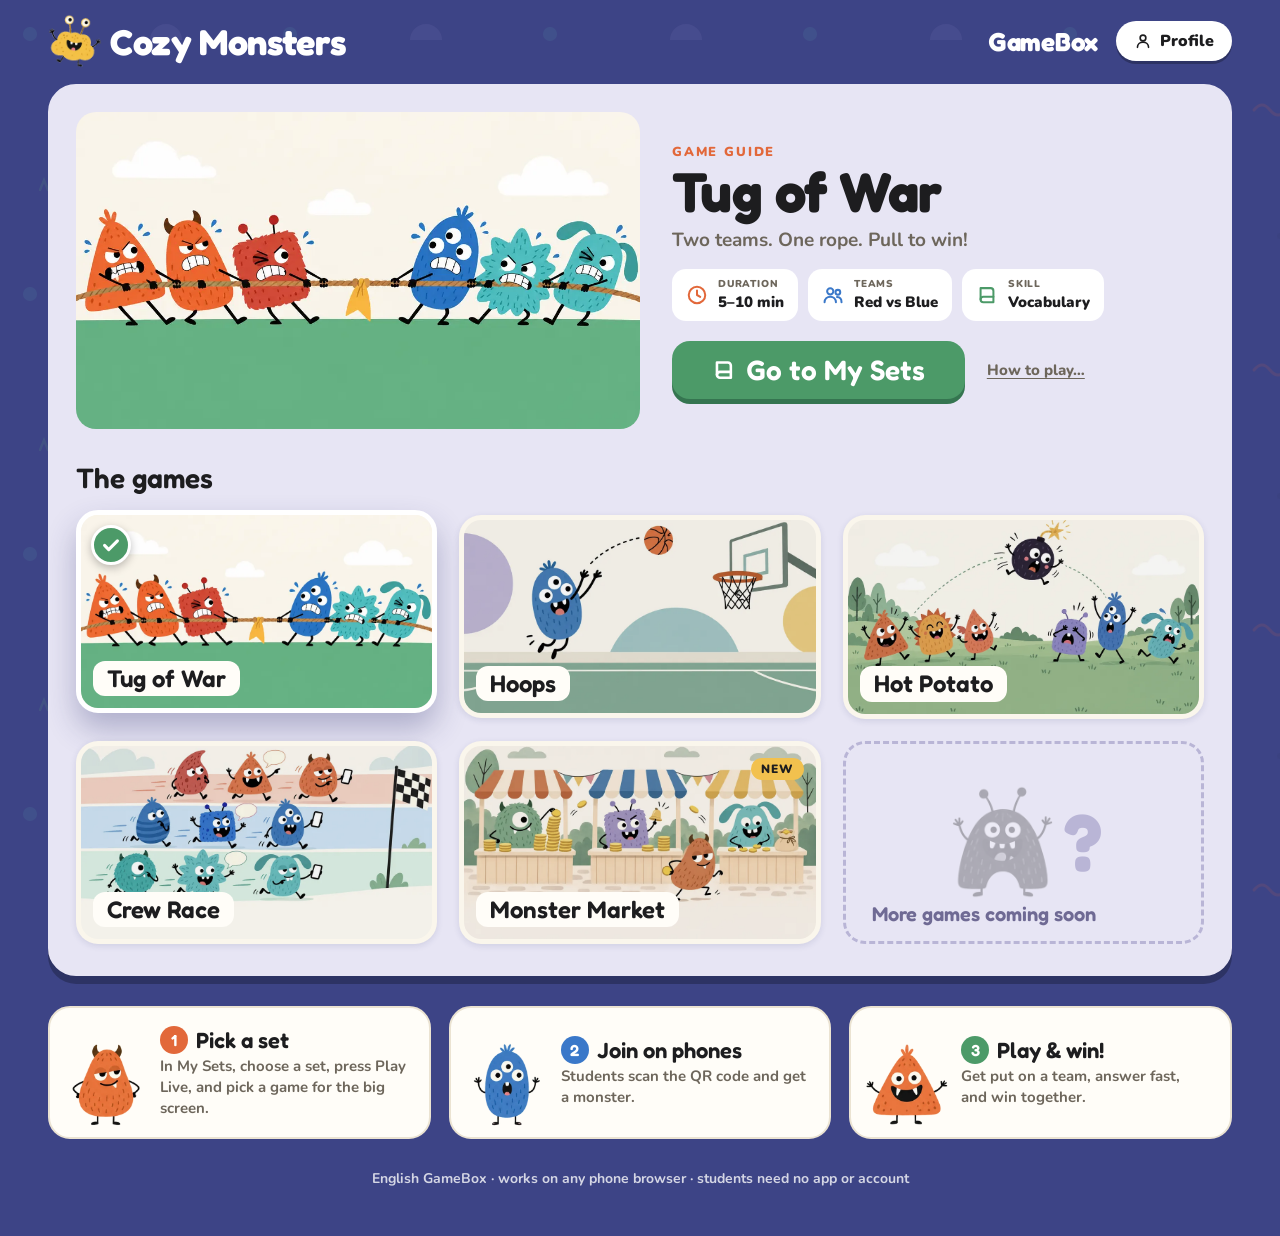
<file: index.html>
<!doctype html>
<html lang="en">
<head>
<meta charset="utf-8">
<meta name="viewport" content="width=device-width,initial-scale=1,maximum-scale=1,viewport-fit=cover">
<meta name="theme-color" content="#3d4486">
<title>English GameBox</title>
<link rel="icon" href="favicon.ico?v=1" sizes="16x16 32x32 48x48">
<link rel="apple-touch-icon" href="img/apple-touch-icon.png?v=1">
<link rel="preconnect" href="https://fonts.googleapis.com">
<link rel="preconnect" href="https://fonts.gstatic.com" crossorigin>
<link href="https://fonts.googleapis.com/css2?family=Fredoka:wght@500;600;700&family=Nunito:wght@600;700;800;900&display=swap" rel="stylesheet">
<style>
:root{
  --cream:#faf6ec; --paper:#fffdf8; --line:#ebe3d2; --line-d:#d9cfba; --ink:#1d1d1f; --sub:#6d665b;
  --red:#e0533d; --blue:#3a78c9; --go:#4c9a68; --go-d:#357550; --mustard:#f2c14e; --orange:#e2683a; --teal:#5bbcbc; --lav:#9b8fd6; --pink:#e98bb0;
  --panel:#e7e5f4; --panel-d:#cfcbe8; --bg:#3d4486; --on-bg:#fff; --on-bg-sub:rgba(255,255,255,.78); --lift:rgba(0,0,0,.25);
  --display:"Fredoka","Nunito",sans-serif;
  --body:"Nunito","PingFang TC","Microsoft JhengHei","Noto Sans TC",system-ui,sans-serif;
}
*{box-sizing:border-box;-webkit-tap-highlight-color:transparent}
html{background:var(--bg)}
body{margin:0;min-height:100vh;font-family:var(--body);color:var(--ink);background:transparent}
button{font:inherit;color:inherit;border:0;cursor:pointer;background:none}
img{-webkit-user-drag:none;user-select:none}
.hidden{display:none!important}
.doodles{position:fixed;inset:0;z-index:-1;pointer-events:none;opacity:.5;
  background-image:url("data:image/svg+xml,%3Csvg xmlns='http://www.w3.org/2000/svg' width='260' height='260' viewBox='0 0 260 260'%3E%3Ccircle cx='30' cy='34' r='7' fill='%235bbcbc' fill-opacity='.22'/%3E%3Cpath d='M150 40a16 16 0 0 1 32 0z' fill='%239b8fd6' fill-opacity='.2'/%3E%3Cpath d='M214 110q8-10 16 0t16 0' fill='none' stroke='%23e2683a' stroke-opacity='.25' stroke-width='3' stroke-linecap='round'/%3E%3Ccircle cx='96' cy='126' r='4' fill='%23f2c14e' fill-opacity='.45'/%3E%3Cpath d='M40 190l4-10 4 10M50 192l3-8 3 8' fill='none' stroke='%235fae7b' stroke-opacity='.3' stroke-width='2.4' stroke-linecap='round'/%3E%3Crect x='166' y='186' width='14' height='14' rx='3' fill='%23e98bb0' fill-opacity='.22' transform='rotate(16 173 193)'/%3E%3Ccircle cx='240' cy='236' r='3' fill='%231d1d1f' fill-opacity='.08'/%3E%3C/svg%3E");}
@keyframes hop{0%,100%{transform:translateY(0) rotate(0)}30%{transform:translateY(-12px) rotate(-4deg)}60%{transform:translateY(0) rotate(3deg)}}
.gi{width:1.1em;height:1.1em;vertical-align:-.18em;flex:none} i[data-i]{font-style:normal;display:inline-flex;align-items:center}

/* top bar */
.top{display:flex;align-items:center;gap:12px;padding:14px 28px 6px;max-width:1240px;margin:0 auto}
.brand{color:var(--on-bg);font-family:var(--display);font-weight:700;font-size:36px;display:flex;align-items:center;gap:8px;letter-spacing:-.01em;white-space:nowrap}
.brand .ic{width:54px;height:54px;display:flex} .brand .ic img{width:100%;height:100%;object-fit:contain;animation:hop 3s infinite}
.top .sp{flex:1}
.top .tag{font-family:var(--display);font-weight:700;color:var(--on-bg);font-size:26px;letter-spacing:-.01em;margin-right:6px}
.kitsbtn{display:inline-flex;align-items:center;gap:8px;background:#fff;color:var(--ink);border-radius:100px;padding:9px 18px;font-weight:900;font-size:16px;text-decoration:none;box-shadow:0 3px 0 var(--lift)}
.kitsbtn:hover{background:var(--cream)} .kitsbtn .gi{width:18px;height:18px}

.main{max-width:1240px;margin:0 auto;padding:10px 28px 48px;display:flex;flex-direction:column;gap:30px}
.notice{background:#fff3cd;color:#664d03;border:2px solid #f2d888;border-radius:14px;padding:12px 16px;font-weight:800;text-align:center}

/* picker */
.picker{border-radius:28px;background:var(--panel);border:2px solid var(--panel);box-shadow:0 8px 0 var(--lift);overflow:hidden}
.hero{display:flex;align-items:center;gap:32px;padding:26px}
.hero .cover{flex:0 0 min(50%,600px);aspect-ratio:16/9;border-radius:20px;overflow:hidden;background:var(--cream)}
.hero .cover img{width:100%;height:100%;object-fit:cover;display:block}
.hero .info{flex:1;min-width:0}
.eyebrow{font-weight:900;font-size:13px;letter-spacing:.14em;text-transform:uppercase;color:var(--orange);margin-bottom:2px}
.hero h2{margin:0;font-family:var(--display);font-weight:700;font-size:56px;line-height:1;letter-spacing:-.01em}
.hero .tagline{font-size:19px;font-weight:700;color:var(--sub);margin:8px 0 16px}
.chips{display:flex;gap:10px;flex-wrap:wrap}
.chip{display:flex;align-items:center;gap:10px;background:#fff;border-radius:14px;padding:8px 14px}
.chip .i{display:flex;color:var(--orange)} .chip .i .gi{width:22px;height:22px}
.chip:nth-child(2) .i{color:var(--blue)} .chip:nth-child(3) .i{color:var(--go)}
.chip small{display:block;font-size:10px;text-transform:uppercase;letter-spacing:.08em;color:var(--sub);font-weight:900}
.chip b{font-size:15px;font-weight:900}
.act{display:flex;align-items:center;gap:16px;margin-top:20px;flex-wrap:wrap}
.go{display:inline-flex;align-items:center;gap:10px;font-family:var(--display);font-weight:600;font-size:28px;padding:12px 40px;border-radius:18px;background:var(--go);color:#fff;box-shadow:0 5px 0 var(--go-d);white-space:nowrap;transition:transform .1s}
.go{text-decoration:none}
.go:hover{transform:translateY(-1px)} .go:active{transform:translateY(4px);box-shadow:0 1px 0 var(--go-d)}
.go .gi{width:.85em;height:.85em;stroke-width:2.6}
.howlink{font-weight:800;font-size:15px;color:var(--sub);text-decoration:underline;text-underline-offset:3px}
.rules{margin-top:14px;background:#fff;border-radius:14px;padding:12px 16px;font-weight:700;line-height:1.55;font-size:15px}
.rules ul{margin:0;padding-left:20px}

.gamesec{padding:6px 26px 30px}
.sectitle{font-family:var(--display);font-weight:600;font-size:28px;margin:0 0 16px}
.grid{display:grid;grid-template-columns:repeat(auto-fill,minmax(280px,1fr));gap:22px;padding-top:4px}
.card{position:relative;aspect-ratio:16/9;border-radius:22px;overflow:hidden;cursor:pointer;background:var(--cream);border:5px solid transparent;box-shadow:0 2px 6px rgba(45,50,110,.12);transition:transform .2s,box-shadow .2s,border-color .2s;text-align:left;padding:0}
.card img.cv{transition:filter .2s}
.card:not(.sel):not(.soon) img.cv{filter:saturate(.7) brightness(.96)}
.card:not(.sel):not(.soon):hover img.cv{filter:none}
.card img.cv{position:absolute;inset:0;width:100%;height:100%;object-fit:cover}
.card:hover{transform:translateY(-3px);box-shadow:0 10px 20px rgba(45,50,110,.18)}
.card.sel{border-color:#fff;transform:translateY(-5px);box-shadow:0 16px 30px rgba(45,50,110,.3)}
.card .ok{position:absolute;top:10px;left:10px;width:40px;height:40px;border-radius:50%;background:var(--go);color:#fff;border:3px solid #fff;display:none;align-items:center;justify-content:center;box-shadow:0 3px 8px rgba(0,0,0,.25)}
.card .ok .gi{width:22px;height:22px;stroke-width:3.4}
.card.sel .ok{display:flex}
.card .nm{position:absolute;left:12px;bottom:12px;font-family:var(--display);font-weight:600;font-size:24px;background:var(--paper);border-radius:12px;padding:2px 14px;line-height:1.3}
.card .badge{position:absolute;top:12px;right:12px;background:var(--mustard);color:var(--ink);font-weight:900;font-size:12px;letter-spacing:.08em;padding:3px 10px;border-radius:100px}
.card.soon{cursor:default;border:3px dashed #b9b5d6;background:transparent;box-shadow:none;display:flex;align-items:center;justify-content:center;gap:4px}
.card.soon:hover{transform:none;box-shadow:none}
.card.soon img{height:58%;width:auto;filter:grayscale(1) opacity(.3)}
.card.soon .q{font-family:var(--display);font-weight:700;font-size:80px;color:#b9b5d6;line-height:1}
.card.soon .nm{background:transparent;color:#6f6a94;font-size:20px}

/* how it works */
.steps{display:grid;grid-template-columns:repeat(3,1fr);gap:18px}
.step{position:relative;background:var(--paper);border:2px solid var(--line);border-radius:22px;padding:18px 20px 18px 110px;min-height:112px;display:flex;flex-direction:column;justify-content:center}
.step img{position:absolute;left:14px;bottom:10px;width:84px;height:84px;object-fit:contain}
.step b{display:flex;align-items:center;gap:8px;font-family:var(--display);font-weight:600;font-size:22px;margin-bottom:2px}
.step b i{font-style:normal;width:28px;height:28px;border-radius:50%;color:#fff;font-size:16px;display:inline-flex;align-items:center;justify-content:center}
.step:nth-child(1) b i{background:var(--orange)} .step:nth-child(2) b i{background:var(--blue)} .step:nth-child(3) b i{background:var(--go)}
.step span{font-size:15px;font-weight:700;color:var(--sub);line-height:1.4}
footer{text-align:center;font-weight:700;font-size:14px;color:var(--on-bg-sub)}

.loading{position:fixed;inset:0;display:flex;align-items:center;justify-content:center;flex-direction:column;gap:12px;font-family:var(--display);font-weight:600;font-size:28px;z-index:5;background:var(--cream)}
.loading img{width:120px;height:120px;object-fit:contain;animation:hop 1s infinite}

@media (max-width:820px){
  .top{padding:12px 16px 4px} .top .tag{display:none}
  .brand{font-size:26px} .brand .ic{width:42px;height:42px}
  .main{padding:6px 16px 36px;gap:22px}
  .hero{flex-direction:column;align-items:stretch;padding:16px;gap:16px}
  .hero .cover{flex:none;width:100%}
  .hero h2{font-size:40px}
  .gamesec{padding:4px 16px 22px}
  .grid{grid-template-columns:1fr}
  .steps{grid-template-columns:1fr}
}
</style>
</head>
<body>
<div class="doodles"></div>
<div class="loading hidden" id="loading"><img src="img/m/a5.webp" alt=""><div>Finding your game…</div></div>

<header class="top">
  <div class="brand"><span class="ic" data-art="logo"></span>Cozy Monsters</div>
  <div class="sp"></div>
  <span class="tag">GameBox</span>
  <a class="kitsbtn" href="sets.html"><i data-i="user"></i> Profile</a>
</header>

<main class="main">
  <div class="notice hidden" id="err"></div>

  <section class="picker" id="teachers">
    <div class="hero">
      <div class="cover"><img id="hCover" src="img/cover-tug.webp" alt=""></div>
      <div class="info">
        <div class="eyebrow">Game guide</div>
        <h2 id="hName">Tug of War</h2>
        <div class="tagline" id="hTag"></div>
        <div class="chips" id="hChips"></div>
        <div class="act">
          <a class="go" id="start" href="sets.html"><i data-i="book"></i> Go to My Sets</a>
          <button class="howlink" id="how">How to play…</button>
        </div>
        <div class="rules hidden" id="hRules"></div>
      </div>
    </div>
    <div class="gamesec">
      <h3 class="sectitle">The games</h3>
      <div class="grid" id="grid"></div>
    </div>
  </section>

  <section class="steps">
    <div class="step"><img src="img/m/a9.webp" alt=""><b><i>1</i>Pick a set</b><span>In My Sets, choose a set, press Play Live, and pick a game for the big screen.</span></div>
    <div class="step"><img src="img/m/a1.webp" alt=""><b><i>2</i>Join on phones</b><span>Students scan the QR code and get a monster.</span></div>
    <div class="step"><img src="img/m/a2.webp" alt=""><b><i>3</i>Play &amp; win!</b><span>Get put on a team, answer fast, and win together.</span></div>
  </section>

  <footer>English GameBox · works on any phone browser · students need no app or account</footer>
</main>

<script src="gb-art.js?v=834292ea"></script>
<script>
"use strict";
const DB = "https://fun-english-abd9b-default-rtdb.asia-southeast1.firebasedatabase.app";
// Add new games here: id must match the page file name (id + ".html")
// Color Grab (grab.html) and Goal Rush (hockey.html) were taken off the site on 2026-11-01 (their pages are kept, unlinked)
const GAMES = [
  { id:"tug", name:"Tug of War", icon:"rope", tagline:"Two teams. One rope. Pull to win!",
    chips:[["clock","Duration","5–10 min"],["users","Teams","Red vs Blue"],["book","Skill","Vocabulary"]],
    rules:["Every right answer pulls the rope toward your team.","Pull the flag over your line to win — or be ahead when time runs out.","Team score uses the average, so team sizes can be different."],
    cover:"cover-tug" },
  { id:"hoops", name:"Hoops", icon:"ball", tagline:"Shoot your shot! Score the most points.",
    chips:[["clock","Duration","5–10 min"],["users","Teams","Red vs Blue"],["bolt","Twist","Power-ups"]],
    rules:["Right answer = 2 points. 3 in a row = 3-pointer!","Every 3 in a row also earns a power-up: ink, freeze, shuffle or steal from the other team, or a shield for yours.","Crunch time: last 30 seconds ×2, last 10 seconds ×3!"],
    cover:"cover-hoops" },
  { id:"potato", name:"Hot Potato", icon:"bomb", tagline:"Don't get caught holding the bomb!",
    chips:[["clock","Duration","5–10 min"],["users","Teams","Red vs Blue"],["heart","Lives","Last team standing"]],
    rules:["Your team has the bomb? Answer 3–6 right together to throw it to the other side.","The other team fights back: each right answer makes you need +1 more.","The fuse is secret. If it blows up in your hands, you lose a life!"],
    cover:"cover-potato" },
  { id:"crew", name:"Crew Race", icon:"users", tagline:"Random crews of 3–4. The answers are split over your phones: talk it out!",
    chips:[["clock","Duration","5–10 min"],["users","Teams","Crews of 3–4"],["flag","Goal","First to the flag"]],
    rules:["The teacher presses Make crews: everyone is put in a random crew of 3–4. Find your crew and sit together.","Every crew member sees the same question, but the right answer is on only ONE phone. Talk, then tap!","Right answer = one step forward. Wrong answer = the whole crew goes 5 steps back. First crew to the flag wins!"],
    cover:"cover-crew" },
  { id:"market", name:"Monster Market", icon:"store", tagline:"Answer to earn coins. Upgrade your stall. Get rich!", isNew:true,
    chips:[["clock","Duration","5–10 min"],["users","Modes","3 modes"],["cart","Twist","Shop & power-ups"]],
    rules:["Right answer = coins. Wrong answer = you lose a few (Insurance helps).","Spend coins in the Shop: Money per Question, Streak Bonus, Multiplier, Insurance. Power-ups: freeze, blur or steal from others, or shield, rush and discount for you.","Three modes: Teams (richest team per player wins), Solo (richest monster wins), Class goal (earn the target together)."],
    cover:"cover-market" }
];
const $ = id => document.getElementById(id);
const esc = s => String(s).replace(/[&<>"']/g,c=>({"&":"&amp;","<":"&lt;",">":"&gt;",'"':"&quot;","'":"&#39;"}[c]));
const dir = location.origin + location.pathname.replace(/[^\/]*$/,"");
const params = new URLSearchParams(location.search);
const store = { get(k){ try{ return localStorage.getItem(k); }catch(e){ return null; } }, set(k,v){ try{ localStorage.setItem(k,v); }catch(e){} } };

/* ---------- game picker ---------- */
let sel = GAMES.find(g=>g.id===store.get("gb.sel")) || GAMES[0];
$("grid").innerHTML = GAMES.map(g=>`
  <button class="card" data-g="${g.id}" aria-label="${esc(g.name)}"><img class="cv" src="img/${g.cover}.webp" alt=""><span class="ok">${ART.icon("check")}</span>${g.isNew?'<span class="badge">NEW</span>':""}<div class="nm">${esc(g.name)}</div></button>`).join("")
  + `<div class="card soon"><img src="img/m/a14.webp" alt=""><span class="q">?</span><div class="nm">More games coming soon</div></div>`;
function showSel(){
  $("hName").textContent=sel.name; $("hTag").textContent=sel.tagline; $("hCover").src="img/"+sel.cover+".webp";
  $("hChips").innerHTML=sel.chips.map(([i,l,v])=>`<div class="chip"><span class="i">${ART.icon(i)}</span><div><small>${esc(l)}</small><b>${esc(v)}</b></div></div>`).join("");
  $("hRules").innerHTML="<ul>"+sel.rules.map(r=>`<li>${esc(r)}</li>`).join("")+"</ul>";
  for (const c of document.querySelectorAll(".card[data-g]")) c.classList.toggle("sel",c.dataset.g===sel.id);
}
for (const c of document.querySelectorAll(".card[data-g]")){
  c.onclick=()=>{ sel=GAMES.find(g=>g.id===c.dataset.g); store.set("gb.sel",sel.id); showSel();
    if (window.innerWidth<=820) document.querySelector(".hero").scrollIntoView({behavior:"smooth"}); };
}
$("how").onclick=()=>{ const r=$("hRules"); r.classList.toggle("hidden"); $("how").textContent=r.classList.contains("hidden")?"How to play…":"Hide rules"; };
showSel();

/* ---------- students: find the room's game and go there ---------- */
async function joinRoom(code){
  $("loading").classList.remove("hidden");
  try{
    const r = await fetch(DB+"/rooms/"+code+"/meta.json");
    const m = await r.json();
    if (!m || !m.state) throw new Error("nf");
    const g = GAMES.some(x=>x.id===m.game) ? m.game : "tug";
    location.replace(dir + g + ".html?r=" + code);
  }catch(e){
    $("loading").classList.add("hidden");
    $("err").textContent = e.message==="nf" ? "Room "+code+" is closed. Scan the new QR code on the big screen." : "No connection. Check your internet and try again.";
    $("err").classList.remove("hidden");
  }
}

// QR links that land here (?r=1234) go straight to the right game; ?host = old teacher link
const r=(params.get("r")||"").replace(/\D/g,"");
if (r.length===4) joinRoom(r);
else if (params.has("host")) location.replace(dir+"tug.html?host"+(params.get("host")?"="+params.get("host"):""));
</script>
</body>
</html>
</file>
